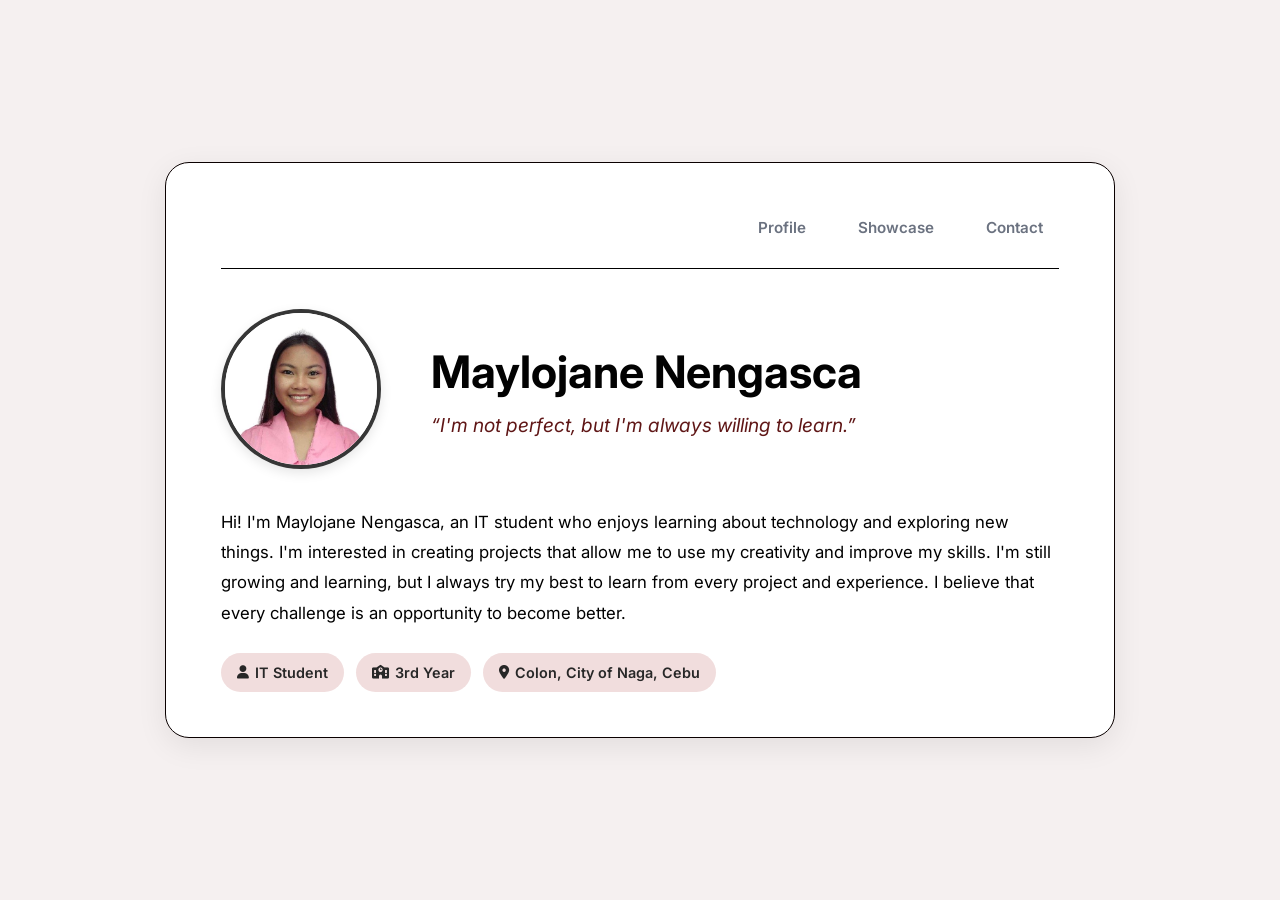
<file: homepage/index.html>
<!DOCTYPE html>
<html lang="en">
<head>
  <meta charset="UTF-8" />
  <meta name="viewport" content="width=device-width, initial-scale=1.0" />
  <title>Maylojane Nengasca - Profile</title>
  <link rel="stylesheet" href="https://cdnjs.cloudflare.com/ajax/libs/font-awesome/6.5.1/css/all.min.css" />
  <link rel="preconnect" href="https://fonts.googleapis.com" />
  <link rel="preconnect" href="https://fonts.gstatic.com" crossorigin />
  <link href="https://fonts.googleapis.com/css2?family=Inter:opsz,wght@14..32,400;14..32,500;14..32,600;14..32,700&display=swap" rel="stylesheet" />
  <link rel="stylesheet" href="../css/style.css" />
</head>
<body>

  <section id="index" class="index-section">
    <div class="container profile-container">
      <div class="profile-card">
        
        <nav class="top-nav">
          <div class="nav-left">
          </div>
          <div class="nav-right">
            <a href="index.html" class="nav-link"></i> Profile</a>
            <a href="showcase.html" class="nav-link"></i> Showcase</a>
            <a href="contact.html" class="nav-link"></i> Contact</a>
          </div>
        </nav>

        <div class="profile-top-row">
          <div class="profile-image">
            <img src="../images/maylo.jpg" alt="Maylojane" class="profile-photo" />
            </div>
          
          <div class="profile-name-wrapper">
            <h1 class="main-name">Maylojane Nengasca</h1>
            <p class="motto">“I'm not perfect, but I'm always willing to learn.”</p>
          </div>
        </div>

        <div class="intro-section">
          <p class="intro">
            Hi! I'm Maylojane Nengasca, an IT student who enjoys learning about technology and exploring new things. I'm interested in creating projects that allow me to use my creativity and improve my skills. I'm still growing and learning, but I always try my best to learn from every project and experience. I believe that every challenge is an opportunity to become better.
          </p>
          
          <div class="info-pills">
            <span class="pill"><i class="fas fa-user"></i> IT Student</span>
            <span class="pill"><i class="fas fa-school"></i> 3rd Year</span>
            <span class="pill"><i class="fas fa-map-marker-alt"></i> Colon, City of Naga, Cebu</span>
          </div>
        </div>

      </div>
    </div>
  </section>

  <script src="../js/script.js"></script>
</body>
</html>
</file>
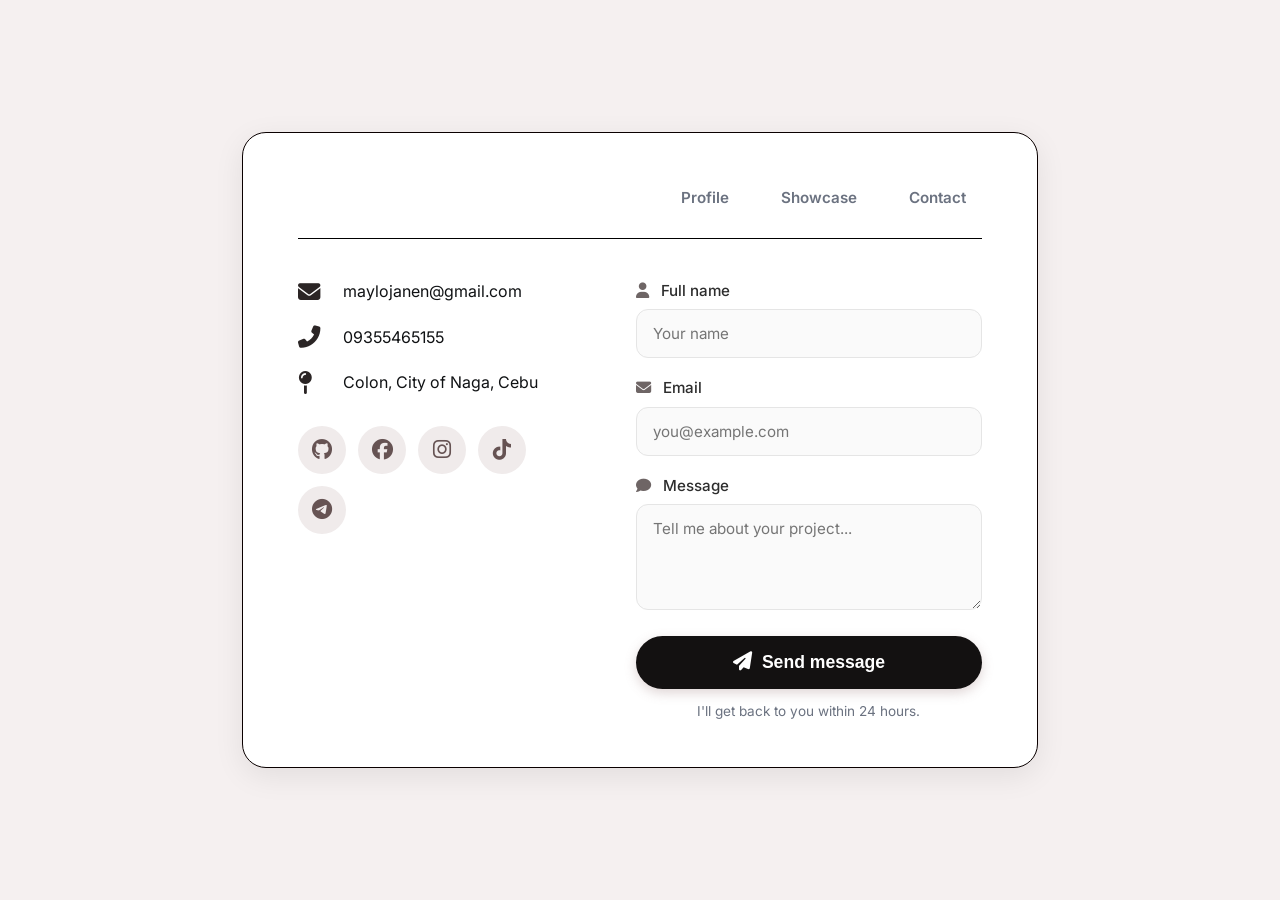
<file: homepage/contact.html>
<!DOCTYPE html>
<html lang="en">
<head>
  <meta charset="UTF-8" />
  <meta name="viewport" content="width=device-width, initial-scale=1.0" />
  <title>Portfolio - Contact</title>
  <link rel="stylesheet" href="https://cdnjs.cloudflare.com/ajax/libs/font-awesome/6.5.1/css/all.min.css" />
  <link rel="preconnect" href="https://fonts.googleapis.com" />
  <link rel="preconnect" href="https://fonts.gstatic.com" crossorigin />
  <link href="https://fonts.googleapis.com/css2?family=Inter:opsz,wght@14..32,400;14..32,500;14..32,600;14..32,700&display=swap" rel="stylesheet" />
  <link rel="stylesheet" href="../css/style.css" />
</head>
<body>

  <section id="contact" class="index-section">
    <div class="container profile-container">
      <div class="profile-card">
        
        <nav class="top-nav">
          <div class="nav-left"></div>
          <div class="nav-right">
            <a href="index.html" class="nav-link"></i> Profile</a>
            <a href="showcase.html" class="nav-link"></i> Showcase</a>
            <a href="contact.html" class="nav-link"></i> Contact</a>
          </div>
        </nav>
        
        <div class="contact-grid">
          <div class="contact-info">
            <div class="info-item">
              <i class="fas fa-envelope"></i>
              <span>maylojanen@gmail.com</span>
            </div>
            <div class="info-item">
              <i class="fas fa-phone-alt"></i>
              <span>09355465155</span>
            </div>
            <div class="info-item">
              <i class="fas fa-map-pin"></i>
              <span>Colon, City of Naga, Cebu</span>
            </div>
            
            <div class="social-links">
              <a href="https://github.com/nengasca" aria-label="GitHub" target="_blank"><i class="fab fa-github"></i></a>
              <a href="https://www.facebook.com/m.nengasca" aria-label="Facebook" target="_blank"><i class="fab fa-facebook"></i></a>
              <a href="https://www.instagram.com/m_nngasca" aria-label="Instagram" target="_blank"><i class="fab fa-instagram"></i></a>
              <a href="https://www.tiktok.com/@_itsurgurl_jane?is_from_webapp=1&sender_device=pc" aria-label="TikTok" target="_blank"><i class="fab fa-tiktok"></i></a>
              <a href="https://t.me/Lojane" aria-label="Telegram" target="_blank"><i class="fab fa-telegram-plane"></i></a>
            </div>
          </div>

          <div class="contact-form">
            <form id="contactForm" action="#" method="post">
              <div class="form-group">
                <label for="name"><i class="fas fa-user"></i> Full name</label>
                <input type="text" id="name" name="name" placeholder="Your name" required />
              </div>
              <div class="form-group">
                <label for="email"><i class="fas fa-envelope"></i> Email</label>
                <input type="email" id="email" name="email" placeholder="you@example.com" required />
              </div>
              <div class="form-group">
                <label for="message"><i class="fas fa-comment"></i> Message</label>
                <textarea id="message" name="message" rows="4" placeholder="Tell me about your project..." required></textarea>
              </div>
              <button type="submit" class="btn primary-btn full-width">
                <i class="fas fa-paper-plane"></i> Send message
              </button>
            </form>
            <p class="form-note">I'll get back to you within 24 hours.</p>
        </div>
        
      </div>
    </div>
  </section>

  <script src="../js/script.js"></script>  
</body>
</html>
</file>
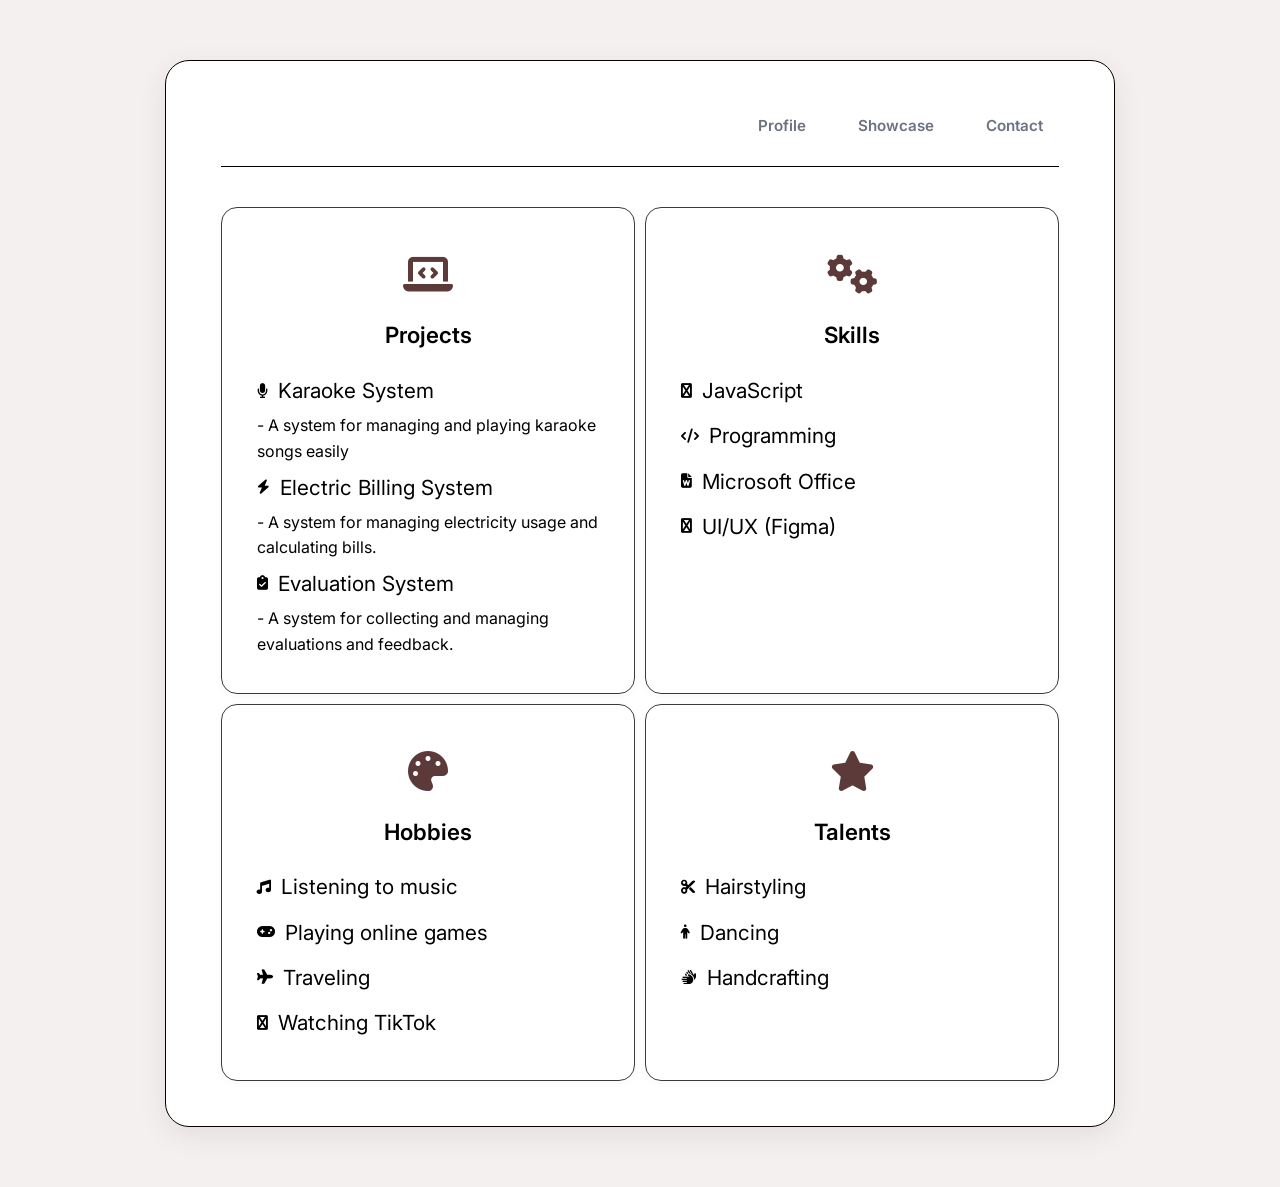
<file: homepage/showcase.html>
<!DOCTYPE html>
<html lang="en">
<head>
  <meta charset="UTF-8" />
  <meta name="viewport" content="width=device-width, initial-scale=1.0" />
  <title>Portfolio - Projects</title>
  <link rel="stylesheet" href="https://cdnjs.cloudflare.com/ajax/libs/font-awesome/6.5.1/css/all.min.css" />
  <link rel="preconnect" href="https://fonts.googleapis.com" />
  <link rel="preconnect" href="https://fonts.gstatic.com" crossorigin />
  <link href="https://fonts.googleapis.com/css2?family=Inter:opsz,wght@14..32,400;14..32,500;14..32,600;14..32,700&display=swap" rel="stylesheet" />
  <link rel="stylesheet" href="../css/style.css" />
</head>
<body>

  <section id="showcase" class="index-section">
    <div class="container profile-container">
      <div class="profile-card">
        
        <nav class="top-nav">
          <div class="nav-left"></div>
          <div class="nav-right">
            <a href="index.html" class="nav-link"></i> Profile</a>
            <a href="showcase.html" class="nav-link"></i> Showcase</a>
            <a href="contact.html" class="nav-link"></i> Contact</a>
          </div>
        </nav>

        
        <div class="cards-grid">
          <div class="card">
            <div class="card-icon"><i class="fas fa-laptop-code"></i></div>
            <h3>Projects</h3>
            <ul class="card-list">
              <li><i class="fas fa-microphone"></i> Karaoke System</li>
              <p>- A system for managing and playing karaoke songs easily</p>
              <li><i class="fas fa-bolt"></i> Electric Billing System</li>
              <p>- A system for managing electricity usage and calculating bills.</p>
              <li><i class="fas fa-clipboard-check"></i> Evaluation System</li>
              <p>- A system for collecting and managing evaluations and feedback.</p>
            </ul>
          </div>

          <div class="card">
            <div class="card-icon"><i class="fas fa-cogs"></i></div>
            <h3>Skills</h3>
            <ul class="card-list">
              <li><i class="fas fa-js"></i> JavaScript</li>
              <li><i class="fas fa-code"></i> Programming</li>
              <li><i class="fas fa-file-word"></i> Microsoft Office</li>
              <li><i class="fas fa-figma"></i> UI/UX (Figma)</li>
            </ul>
          </div>

          <div class="card">
            <div class="card-icon"><i class="fas fa-palette"></i></div>
            <h3>Hobbies</h3>
            <ul class="card-list">
              <li><i class="fas fa-music"></i> Listening to music</li>
              <li><i class="fas fa-gamepad"></i> Playing online games</li>
              <li><i class="fas fa-plane"></i> Traveling</li>
              <li><i class="fas fa-tiktok"></i> Watching TikTok</li>
            </ul>
          </div>

          <div class="card">
            <div class="card-icon"><i class="fas fa-star"></i></div>
            <h3>Talents</h3>
            <ul class="card-list">
              <li><i class="fas fa-scissors"></i> Hairstyling</li>
              <li><i class="fas fa-person"></i> Dancing</li>
              <li><i class="fas fa-hands"></i> Handcrafting</li>
            </ul>
          </div>
        </div>
        
      </div>
    </div>
  </section>

  <script src="../js/script.js"></script>
</body>
</html>
</file>
<file: css/style.css>
* {
  margin: 0;
  padding: 0;
  box-sizing: border-box;
}

body {
  font-family: 'Inter', sans-serif;
  background-color: #f5f0f0;
  color: #000000;
  line-height: 1.6;
  scroll-behavior: smooth;
}

.container {
  max-width: 1100px;
  margin: 0 auto;
  padding: 0 20px;
}

.index-section,
.page-section,
.showcase-section,
.contact-section,
#index,
#projects,
#contact {
  min-height: 100vh;
  display: flex;
  align-items: center;
  justify-content: center;
  padding: 60px 0;
}

.profile-card {
  background: #ffffff;
  border-radius: 24px;
  box-shadow: 0 8px 30px rgba(0, 0, 0, 0.08);
  padding: 45px 55px;
  max-width: 950px;
  width: 100%;
  border: 1px solid #0a0000;
  transition: transform 0.3s ease;
}

.profile-card:hover {
  transform: translateY(-5px);
  box-shadow: 0 12px 36px rgba(0, 0, 0, 0.1);
}

.top-nav,
.profile-nav {
  display: flex;
  justify-content: space-between;
  align-items: center;
  margin-bottom: 40px;
  padding-bottom: 20px;
  border-bottom: 1px solid #000000;
}

.nav-left {
  font-size: 2rem;
  color: #5d3a3a;
}

.nav-right,
.profile-nav {
  display: flex;
  gap: 20px;
}

.nav-right .nav-link,
.profile-nav .nav-link {
  text-decoration: none;
  color: #6b7280;
  font-weight: 600;
  font-size: 0.95rem;
  padding: 8px 16px;
  border-radius: 50px;
  transition: all 0.3s ease;
  display: flex;
  align-items: center;
  gap: 8px;
}

.nav-right .nav-link i,
.profile-nav .nav-link i {
  font-size: 1rem;
}

.nav-right .nav-link:hover,
.nav-right .nav-link.active,
.profile-nav .nav-link:hover,
.profile-nav .nav-link.active {
  background-color: #d6abab;
  color: #ffffff;
}

.profile-top-row {
  display: flex;
  align-items: center;
  gap: 50px;
  margin-bottom: 30px;
}

.profile-image {
  position: relative;
  flex-shrink: 0;
}

.profile-photo {
  width: 160px;
  height: 160px;
  border-radius: 50%;
  object-fit: cover;
  border: 4px solid #363636;
  box-shadow: 0 4px 12px rgba(0, 0, 0, 0.1);
}

.profile-name-wrapper {
  display: flex;
  flex-direction: column;
  justify-content: center;
  align-items: flex-start;
}

.main-name {
  font-size: 2.8rem;
  font-weight: 700;
  color: #020202;
  margin-bottom: 10px;
  line-height: 1.2;
}

.motto {
  font-size: 1.2rem;
  color: #5f1616;
  font-style: italic;
  margin: 0;
}

.intro-section {
  width: 100%;
}

.intro {
  font-size: 1.05rem;
  color: #000000;
  line-height: 1.8;
  text-align: left;
  margin-bottom: 25px;
}

.info-pills {
  display: flex;
  flex-wrap: wrap;
  gap: 12px;
}

.pill {
  background-color: #f1dddd;
  color: #272727;
  padding: 8px 16px;
  border-radius: 50px;
  font-size: 0.9rem;
  font-weight: 600;
  display: flex;
  align-items: center;
  gap: 6px;
}

.pill i {
  font-size: 0.85rem;
}

.section-title {
  font-size: 2.5rem;
  font-weight: 700;
  text-align: center;
  margin-bottom: 40px;
  color: #050505;
  letter-spacing: -0.5px;
}

.cards-grid {
  display: grid;
  grid-template-columns: 1fr 1fr;
  gap: 10px;
  margin-top: 10px;
}

.card {
  background: #ffffff;
  border-radius: 16px;
  padding: 35px 25px;
  text-align: center;
  transition: all 0.3s ease;
  box-shadow: 0 2px 10px rgba(0, 0, 0, 0.03);
  border: 1px solid #3b3b3b;
}

.card:hover {
  transform: translateY(-6px);
  box-shadow: 0 12px 28px rgba(0, 0, 0, 0.06);
  border-color: #f5d9d9;
}

.card-icon {
  font-size: 2.5rem;
  color: #5d3a3a;
  margin-bottom: 10px;
}

.card h3 {
  font-size: 1.4rem;
  margin-bottom: 15px;
  font-weight: 600;
  color: #000000;
}

.card-list {
  list-style: none;
  text-align: left;
  padding: 0 10px;
}

.card-list li {
  padding: 6px 0;
  font-size: 1.3rem;
  color: #000000;
  display: flex;
  align-items: center;
  gap: 10px;
}

.card-list li i {
  color: #000000;
  font-size: 0.9rem;
}

.contact-grid {
  display: grid;
  grid-template-columns: 1fr 1.2fr;
  gap: 50px;
  margin-top: 10px;
}

.contact-info {
  display: flex;
  flex-direction: column;
  gap: 20px;
}

.info-item {
  display: flex;
  align-items: center;
  gap: 15px;
  font-size: 1rem;
  color: #101214;
}

.info-item i {
  font-size: 1.4rem;
  width: 30px;
  color: #2b2525;
}

.social-links {
  display: flex;
  flex-wrap: wrap;
  gap: 12px;
  margin: 10px 0 15px 0;
}

.social-links a {
  display: flex;
  align-items: center;
  justify-content: center;
  width: 48px;
  height: 48px;
  background-color: #f0ebeb;
  border-radius: 50%;
  color: #665353;
  font-size: 1.3rem;
  text-decoration: none;
  transition: all 0.3s ease;
}

.social-links a:hover {
  background-color: #3b3838;
  color: #ffffff;
  transform: scale(1.08);
  box-shadow: 0 4px 12px rgba(75, 65, 65, 0.2);
}

.availability {
  margin-top: 10px;
  font-size: 0.95rem;
  color: #686a6d;
  display: flex;
  align-items: center;
  gap: 10px;
}

.availability i {
  color: #7a7171;
}

.contact-form {
  display: flex;
  flex-direction: column;
}

.form-group {
  margin-bottom: 18px;
}

.form-group label {
  display: block;
  font-weight: 500;
  margin-bottom: 6px;
  font-size: 0.95rem;
  color: #2d2d2d;
}

.form-group label i {
  margin-right: 8px;
  color: #6e6565;
}

.form-group input,
.form-group textarea {
  width: 100%;
  padding: 14px 16px;
  border: 1px solid #e5e5e5;
  border-radius: 12px;
  font-family: 'Inter', sans-serif;
  font-size: 0.95rem;
  background: #fafafa;
  transition: all 0.3s ease;
}

.form-group input:focus,
.form-group textarea:focus {
  outline: none;
  border-color: #706464;
  background: #ffffff;
  box-shadow: 0 0 0 4px rgba(93, 58, 58, 0.05);
}

.form-note {
  margin-top: 12px;
  font-size: 0.85rem;
  color: #6b7280;
  text-align: center;
}

.contact-form .btn.primary-btn.full-width {
  display: flex;
  align-items: center;
  justify-content: center;
  gap: 10px;
  background-color: #131111;
  color: #ffffff;
  border: none;
  border-radius: 50px;
  padding: 16px 30px;
  font-size: 1.1rem;
  font-weight: 600;
  width: 100%;
  cursor: pointer;
  transition: all 0.3s ease;
  box-shadow: 0 4px 12px rgba(150, 116, 116, 0.3);
  margin-top: 10px;
}

.contact-form .btn.primary-btn.full-width:hover {
  background-color: #4a2e2e;
  transform: translateY(-2px);
  box-shadow: 0 6px 16px rgba(93, 58, 58, 0.4);
}

.contact-form .btn.primary-btn.full-width i {
  font-size: 1.2rem;
}

.contact-form .privacy-note {
  display: flex;
  align-items: center;
  justify-content: center;
  gap: 8px;
  margin-top: 15px;
  font-size: 0.85rem;
  color: #6b7280;
}

.contact-form .privacy-note i {
  color: #5d3a3a;
  font-size: 0.95rem;
}

footer {
  background: #ffffff;
  padding: 25px 0;
  text-align: center;
  border-top: 1px solid #e5e5e5;
}

.footer-content p {
  color: #6b7280;
  font-size: 0.9rem;
}

.footer-content i {
  color: #5d3a3a;
}

@media (max-width: 768px) {
  .profile-card {
    padding: 35px 30px;
    max-width: 100%;
  }

  .profile-top-row {
    flex-direction: column;
    text-align: center;
    gap: 20px;
    margin-bottom: 20px;
  }

  .profile-photo {
    width: 140px;
    height: 140px;
  }

  .profile-name-wrapper {
    align-items: center;
  }

  .main-name {
    font-size: 3.2rem;
  }

  .motto {
    font-size: 1.1rem;
  }

  .intro-section {
    text-align: center;
  }

  .info-pills {
    justify-content: center;
  }

  .nav-right,
  .profile-nav {
    gap: 10px;
    flex-wrap: wrap;
    justify-content: center;
  }

  .cards-grid {
    grid-template-columns: 1fr;
  }

  .contact-grid {
    grid-template-columns: 1fr;
  }

  .section-title {
    font-size: 2rem;
  }
}
</file>
